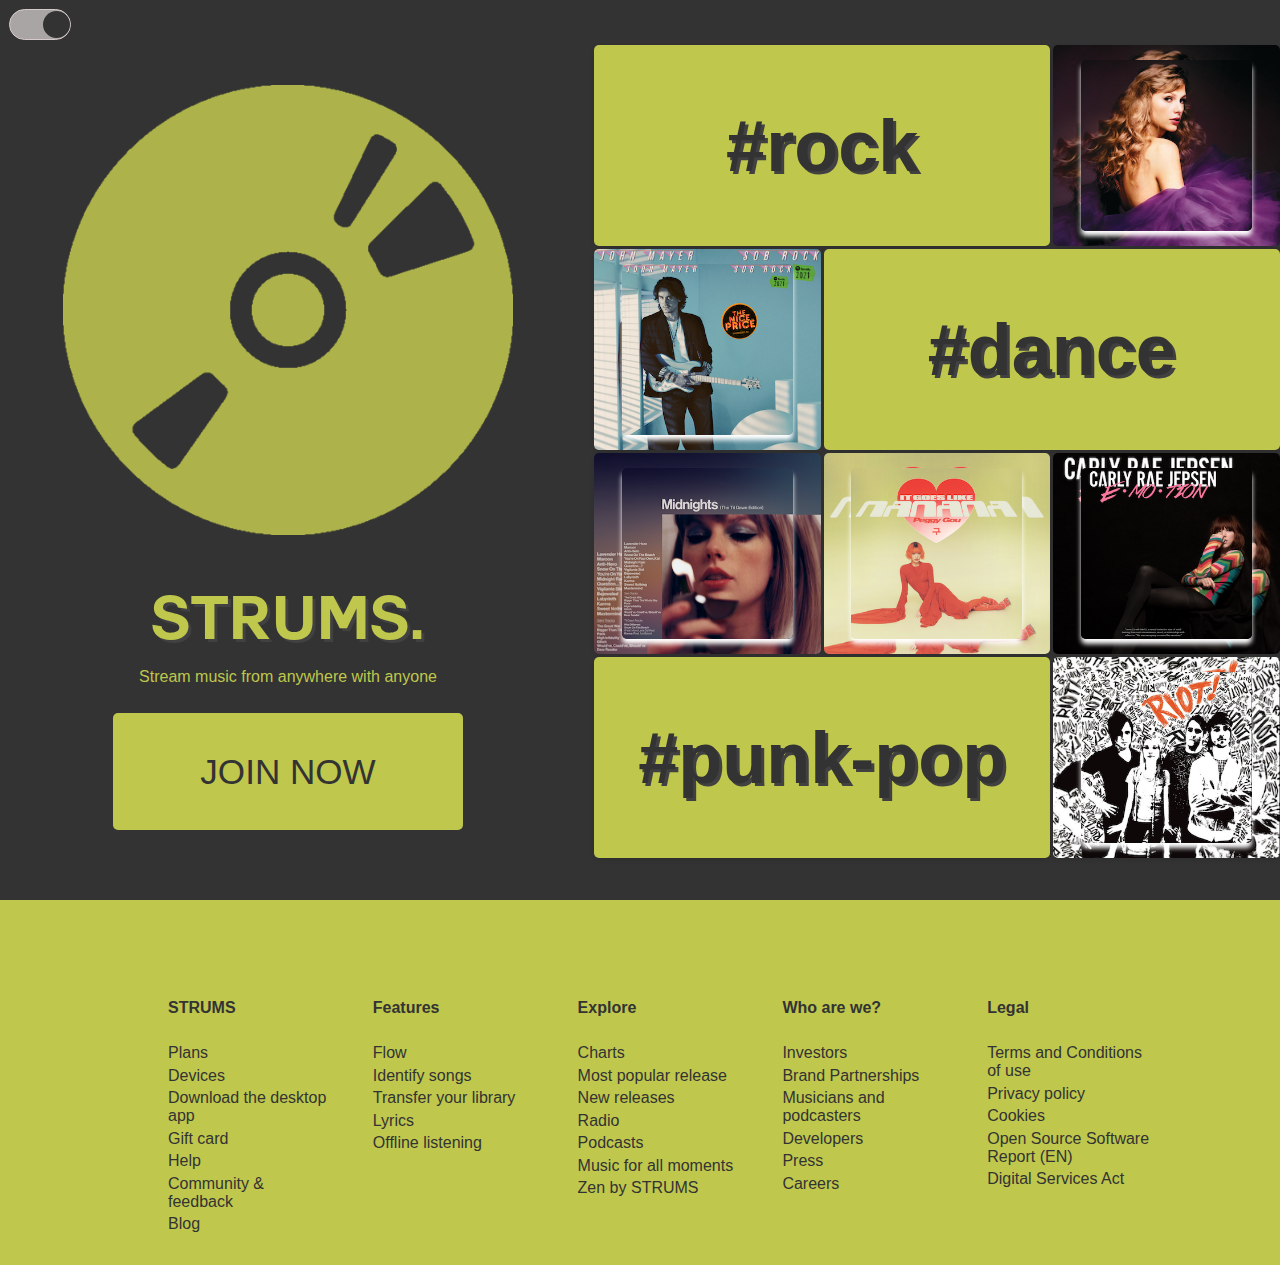
<file: index.html>
<!DOCTYPE html>
<html lang="en">
<head>
    <meta charset="UTF-8">
    <meta name="viewport" content="width=device-width, initial-scale=1.0">
    <meta name="description" content="A landing page of Strums: web-based application for music lover.">
    <link rel="stylesheet" href="./index/index.css">
    <title>STRUMS</title>
</head>
<body>
    <div class="landing-page">
        <header>
            <div class="wrapper-left">
                <div id="switch-mode" class="">
                    <!-- <input id="check" type="checkbox"> -->
                    <div id="toggle-span" class="slider"></div>
                </div>
            </div>
            <picture>
                <source id ="app-logo-source" media="(max-width:600px)" srcset="./assets/index/cd-black-lower.png">
                <img id="app-logo" class="app-logo" src="./assets/index/cd-black.png" alt="a spinning black music disc" />
            </picture>    
            <h1>STRUMS.</h1>
            <p>Stream music from anywhere with anyone</p>
            <nav class="navbar">
                <a href="./form.html">JOIN NOW</a>
            </nav>
        </header>
        <main>
            <section class="menubar">
                <div id="grid-block-1" class="grid-rectangle">
                    <h2>#rock</h2>
                </div>
                <div id="grid-block-2" class="grid-square" >
                    <figure id="figure-block-2" class="auto-center">
                        <img src="./assets/index/artcover/rock-0.png" alt="a woman in black and pink background"/>
                    </figure>
                </div>
                <div id="grid-block-3" class="grid-square">
                    <figure class="auto-center">
                        <img src="./assets/index/artcover/rock-1.png" alt="a guy with guitar in blue wall background"/>
                    </figure>
                </div>
                <div id="grid-block-4" class="grid-rectangle"><h2>#dance</h2></div>
                <div id="grid-block-5" class="grid-square">
                    <figure class="auto-center">
                        <img src="./assets/index/artcover/dance-0.png" alt="a pretty woman lighting up matches" />
                    </figure>
                </div>
                <div id="grid-block-6" class="grid-square">
                    <figure class="auto-center">
                        <img src="./assets/index/artcover/dance-1.png" alt="a woman laying in yellow background"/>
                    </figure>
                </div>
                <div id="grid-block-7" class="grid-square">
                    <figure class="auto-center">
                        <img src="./assets/index/artcover/dance-2.png" alt="a woman sitting in black background"/>
                    </figure>
                </div>
                <div id="grid-block-8" class="grid-rectangle"><h2>#punk-pop</h2></div>
                <div id="grid-block-9" class="grid-square">
                    <figure id="figure-block-2" class="auto-center">
                        <img src="./assets/index/artcover/punk-0.png" alt="four people in abstract background that has word riot all over the place" />
                    </figure>
                </div>

                <!-- <div id="grid-block-1"> -->
                    <!-- <button>sign in </button> -->
            
                <!-- <div id="grid-block-4">4</div> -->
                <!-- <div id="grid-block-2"></div> -->
                <!-- <div id="grid-block-3">
                    <div class="login-form">
                        <h2>Login</h2>
                        <form>
                            <input type="text" placeholder="Username" required>
                            <input type="password" placeholder="Password" required>
                            <button type="submit">Submit</button>
                        </form>
                    </div>
                </div> -->
                <!-- <div id="grid-block-4">4</div> -->
                
                <!-- <div id="grid-block-5">5</div>
                <div id="grid-block-6">6</div>
                <div id="grid-block-7">7</div> -->
            </section>
        </main>
        <!-- <h1>TEST</h1> -->
        <footer class="footer">
                <article class="footer-navbar grid-col-5">
                    <ul class="nav-main">
                        <li class="nav-main-item title">
                            <a class="nav-main-link" id="footer-link-offers" href="#" target="_self">
                                STRUMS </a>
                        </li>
                        <li class="nav-main-item visible">
                            <a class="nav-main-link" id="footer-link-offers" href="#" target="_self">
                                Plans </a>
                        </li>
                        <li class="nav-main-item visible">
                            <a class="nav-main-link" id="footer-link-devices" href="#" target="_self">
                                Devices </a>
                        </li>
                        <li class="nav-main-item visible">
                            <a class="nav-main-link" id="footer-link-download" href="#" target="_self">
                                Download the desktop app </a>
                        </li>
                        <li class="nav-main-item visible">
                            <a class="nav-main-link" id="footer-link-gift" href="#" target="_self">
                                Gift card </a>
                        </li>
                        <li class="nav-main-item visible">
                            <a class="nav-main-link" id="footer-link-support" href="#" target="_self">
                                Help </a>
                        </li>
                        <li class="nav-main-item visible">
                            <a class="nav-main-link" id="footer-link-community" href="#" target="_self">
                                Community & feedback </a>
                        </li>
                        <li class="nav-main-item visible">
                            <a class="nav-main-link" id="footer-link-blog" href="#" target="_self">
                                Blog </a>
                        </li>
                    </ul>
                    <ul class="nav-main">
                        <li class="nav-main-item title">
                            <a class="nav-main-link" id="footer-link-features" href="#">Features
                            </a>
                        </li>
                        <li class="nav-main-item visible">
                            <a class="nav-main-link" id="footer-link-flow" href="#" target="_self">
                                Flow </a>
                        </li>
                        <li class="nav-main-item visible">
                            <a class="nav-main-link" id="footer-link-songcatcher" href="#" target="_self">
                                Identify songs </a>
                        </li>
                        <li class="nav-main-item visible">
                            <a class="nav-main-link" id="footer-link-tune_my_music" href="#" target="_self">
                                Transfer your library </a>
                        </li>
                        <li class="nav-main-item visible">
                            <a class="nav-main-link" id="footer-link-lyrics" href="#" target="_self">
                                Lyrics </a>
                        </li>
                        <li class="nav-main-item visible">
                            <a class="nav-main-link" id="footer-link-offline" href="#" target="_self">
                                Offline listening </a>
                        </li>
                    </ul>
                    <ul class="nav-main">
                        <li class="nav-main-item title">
                            <a class="nav-main-link" id="footer-link-explore" href="#">Explore </a>
                        </li>
                        <li class="nav-main-item visible">
                            <a class="nav-main-link" id="footer-link-charts" href="#" target="_self">
                                Charts </a>
                        </li>
                        <li class="nav-main-item visible">
                            <a class="nav-main-link" id="footer-link-popular" href="#" target="_self">
                                Most popular release </a>
                        </li>
                        <li class="nav-main-item visible">
                            <a class="nav-main-link" id="footer-link-new" href="#" target="_self">
                                New releases </a>
                        </li>
                        <li class="nav-main-item visible">
                            <a class="nav-main-link" id="footer-link-radios" href="#" target="_self">
                                Radio </a>
                        </li>
                        <li class="nav-main-item visible">
                            <a class="nav-main-link" id="footer-link-podcasts" href="#" target="_self">
                                Podcasts </a>
                        </li>
                        <li class="nav-main-item visible">
                            <a class="nav-main-link" id="footer-link-moments" href="#" target="_self">
                                Music for all moments </a>
                        </li>
                        <li class="nav-main-item visible">
                            <a class="nav-main-link" id="footer-link-zen" href="#" target="_self">
                                Zen by STRUMS </a>
                        </li>
                    </ul>
                    <ul class="nav-main">
                        <li class="nav-main-item title">
                            <p class="nav-main-link">Who are we?</p>
                        </li>
                        <li class="nav-main-item visible">
                            <a class="nav-main-link" id="footer-link-investors" href="#" target="_self">
                                Investors </a>
                        </li>
                        <li class="nav-main-item visible">
                            <a class="nav-main-link" id="footer-link-brand_partnerships" href="#" target="_self">
                                Brand Partnerships </a>
                        </li>
                        <li class="nav-main-item visible">
                            <a class="nav-main-link" id="footer-link-label_artists" href="#" target="_self">
                                Musicians and podcasters </a>
                        </li>
                        <li class="nav-main-item visible">
                            <a class="nav-main-link" id="footer-link-developers" href="#" target="_self">
                                Developers </a>
                        </li>
                        <li class="nav-main-item visible">
                            <a class="nav-main-link" id="footer-link-press" href="#" target="_self">
                                Press </a>
                        </li>
                        <li class="nav-main-item visible">
                            <a class="nav-main-link" id="footer-link-jobs" href="#" target="_self">
                                Careers </a>
                        </li>
                    </ul>
                    <ul class="nav-main">
                        <li class="nav-main-item title">
                            <a class="nav-main-link" id="footer-link-legal" href="#">Legal </a>
                        </li>
                        <li class="nav-main-item visible">
                            <a class="nav-main-link" id="footer-link-cgu" href="#" target="_self">
                                Terms and Conditions of use </a>
                        </li>
                        <li class="nav-main-item visible">
                            <a class="nav-main-link" id="footer-link-personal-datas" href="#" target="_self">
                                Privacy policy </a>
                        </li>
                        <li class="nav-main-item visible">
                            <a class="nav-main-link" id="footer-link-cookie-preference" target="_self">
                                Cookies </a>
                        </li>
                        <li class="nav-main-item visible">
                            <a class="nav-main-link" id="footer-link-open-source-sofware-report" href="#" target="_self">
                                Open Source Software Report (EN) </a>
                        </li>
                        <li class="nav-main-item visible">
                            <a class="nav-main-link" id="footer-link-digital-services-act" href="#" target="_self">
                                Digital Services Act </a>
                        </li>
                    </ul>
                </article>
        </footer>
    </div>
    <script src="./index/index.js"></script>
</body>
</html>
</file>
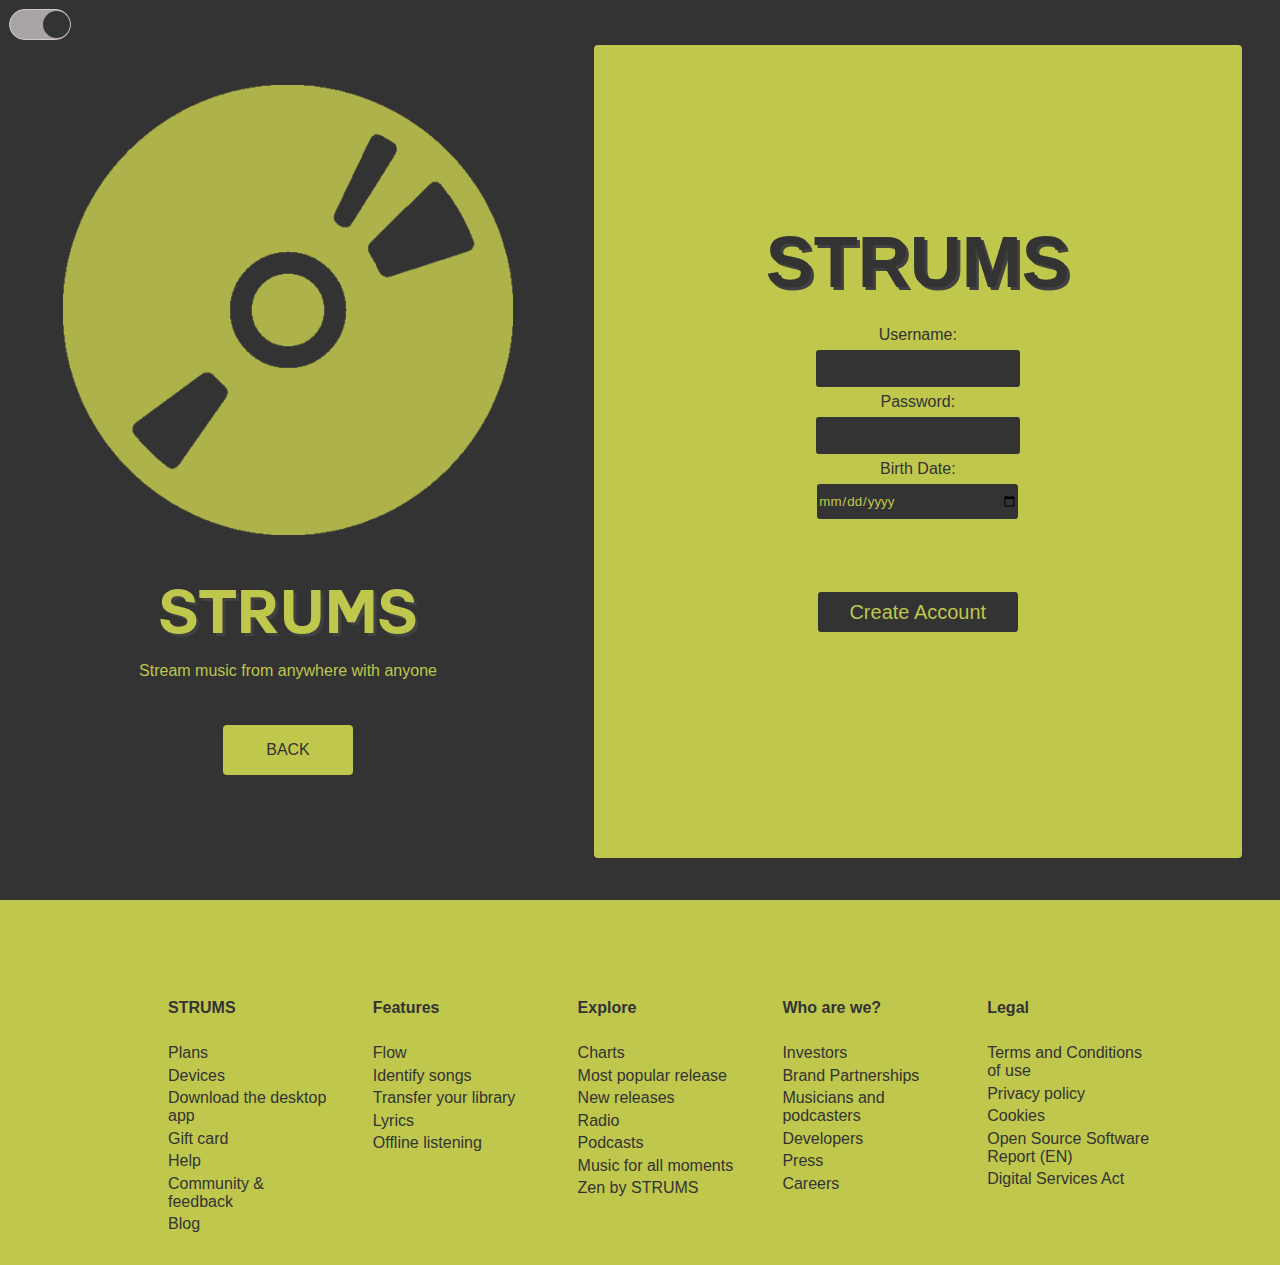
<file: form.html>
<!DOCTYPE html>
<html lang="en">
<head>
    <meta charset="UTF-8">
    <meta name="viewport" content="width=device-width, initial-scale=1.0">
    <meta name="description" content="A landing page of Strums: web-based application for music lover.">
    <link rel="stylesheet" href="./form/form.css">
    <title>Document</title>
</head>
<body>
    <div class="landing-page">
        <header>
            <div class="wrapper-left">
                <div id="switch-mode" class="">
                    <!-- <input id="check" type="checkbox"> -->
                    <div id="toggle-span" class="slider"></div>
                </div>
            </div>
            <picture>
                <source id ="app-logo-source" media="(max-width:600px)" srcset="./assets/index/cd-black-lower.png">
                <img id="app-logo" class="app-logo" src="./assets/index/cd-black.png" alt="a spinning black music disc" />
            </picture>    
            <h1>STRUMS</h1>
            <p>Stream music from anywhere with anyone</p>
            <nav class="navbar">
                <a href="./index.html">BACK</a>
            </nav>
        </header>
        <main>
            <section class="formbar">
                <div id="grid-block-1" class="grid-rectangle wrapper-center">
                    <h2>STRUMS</h2>
                    <form id="form" class="wrapper-center">
                        <label for="birthday">Username:</label>
                        <input type="text" id="form-username"  placeholder=" " required>
                        <label for="birthday">Password:</label>
                        <input type="password" id="form-password"  placeholder=" " required>
                        <label for="birthday">Birth Date:</label>
                        <input type="date" id="birthday" name="birthday">
                        <button type="submit">Create Account</button>
                    </form>
                </div>
            </section>
        </main>
        <footer class="footer">
            <article class="footer-navbar grid-col-5">
                <ul class="nav-main">
                    <li class="nav-main-item title">
                        <a class="nav-main-link" id="footer-link-offers" href="#" target="_self">
                            STRUMS </a>
                    </li>
                    <li class="nav-main-item visible">
                        <a class="nav-main-link" id="footer-link-offers" href="#" target="_self">
                            Plans </a>
                    </li>
                    <li class="nav-main-item visible">
                        <a class="nav-main-link" id="footer-link-devices" href="#" target="_self">
                            Devices </a>
                    </li>
                    <li class="nav-main-item visible">
                        <a class="nav-main-link" id="footer-link-download" href="#" target="_self">
                            Download the desktop app </a>
                    </li>
                    <li class="nav-main-item visible">
                        <a class="nav-main-link" id="footer-link-gift" href="#" target="_self">
                            Gift card </a>
                    </li>
                    <li class="nav-main-item visible">
                        <a class="nav-main-link" id="footer-link-support" href="#" target="_self">
                            Help </a>
                    </li>
                    <li class="nav-main-item visible">
                        <a class="nav-main-link" id="footer-link-community" href="#" target="_self">
                            Community & feedback </a>
                    </li>
                    <li class="nav-main-item visible">
                        <a class="nav-main-link" id="footer-link-blog" href="#" target="_self">
                            Blog </a>
                    </li>
                </ul>
                <ul class="nav-main">
                    <li class="nav-main-item title">
                        <a class="nav-main-link" id="footer-link-features" href="#">Features
                        </a>
                    </li>
                    <li class="nav-main-item visible">
                        <a class="nav-main-link" id="footer-link-flow" href="#" target="_self">
                            Flow </a>
                    </li>
                    <li class="nav-main-item visible">
                        <a class="nav-main-link" id="footer-link-songcatcher" href="#" target="_self">
                            Identify songs </a>
                    </li>
                    <li class="nav-main-item visible">
                        <a class="nav-main-link" id="footer-link-tune_my_music" href="#" target="_self">
                            Transfer your library </a>
                    </li>
                    <li class="nav-main-item visible">
                        <a class="nav-main-link" id="footer-link-lyrics" href="#" target="_self">
                            Lyrics </a>
                    </li>
                    <li class="nav-main-item visible">
                        <a class="nav-main-link" id="footer-link-offline" href="#" target="_self">
                            Offline listening </a>
                    </li>
                </ul>
                <ul class="nav-main">
                    <li class="nav-main-item title">
                        <a class="nav-main-link" id="footer-link-explore" href="#">Explore </a>
                    </li>
                    <li class="nav-main-item visible">
                        <a class="nav-main-link" id="footer-link-charts" href="#" target="_self">
                            Charts </a>
                    </li>
                    <li class="nav-main-item visible">
                        <a class="nav-main-link" id="footer-link-popular" href="#" target="_self">
                            Most popular release </a>
                    </li>
                    <li class="nav-main-item visible">
                        <a class="nav-main-link" id="footer-link-new" href="#" target="_self">
                            New releases </a>
                    </li>
                    <li class="nav-main-item visible">
                        <a class="nav-main-link" id="footer-link-radios" href="#" target="_self">
                            Radio </a>
                    </li>
                    <li class="nav-main-item visible">
                        <a class="nav-main-link" id="footer-link-podcasts" href="#" target="_self">
                            Podcasts </a>
                    </li>
                    <li class="nav-main-item visible">
                        <a class="nav-main-link" id="footer-link-moments" href="#" target="_self">
                            Music for all moments </a>
                    </li>
                    <li class="nav-main-item visible">
                        <a class="nav-main-link" id="footer-link-zen" href="#" target="_self">
                            Zen by STRUMS </a>
                    </li>
                </ul>
                <ul class="nav-main">
                    <li class="nav-main-item title">
                        <p class="nav-main-link">Who are we?</p>
                    </li>
                    <li class="nav-main-item visible">
                        <a class="nav-main-link" id="footer-link-investors" href="#" target="_self">
                            Investors </a>
                    </li>
                    <li class="nav-main-item visible">
                        <a class="nav-main-link" id="footer-link-brand_partnerships" href="#" target="_self">
                            Brand Partnerships </a>
                    </li>
                    <li class="nav-main-item visible">
                        <a class="nav-main-link" id="footer-link-label_artists" href="#" target="_self">
                            Musicians and podcasters </a>
                    </li>
                    <li class="nav-main-item visible">
                        <a class="nav-main-link" id="footer-link-developers" href="#" target="_self">
                            Developers </a>
                    </li>
                    <li class="nav-main-item visible">
                        <a class="nav-main-link" id="footer-link-press" href="#" target="_self">
                            Press </a>
                    </li>
                    <li class="nav-main-item visible">
                        <a class="nav-main-link" id="footer-link-jobs" href="#" target="_self">
                            Careers </a>
                    </li>
                </ul>
                <ul class="nav-main">
                    <li class="nav-main-item title">
                        <a class="nav-main-link" id="footer-link-legal" href="#">Legal </a>
                    </li>
                    <li class="nav-main-item visible">
                        <a class="nav-main-link" id="footer-link-cgu" href="#" target="_self">
                            Terms and Conditions of use </a>
                    </li>
                    <li class="nav-main-item visible">
                        <a class="nav-main-link" id="footer-link-personal-datas" href="#" target="_self">
                            Privacy policy </a>
                    </li>
                    <li class="nav-main-item visible">
                        <a class="nav-main-link" id="footer-link-cookie-preference" target="_self">
                            Cookies </a>
                    </li>
                    <li class="nav-main-item visible">
                        <a class="nav-main-link" id="footer-link-open-source-sofware-report" href="#" target="_self">
                            Open Source Software Report (EN) </a>
                    </li>
                    <li class="nav-main-item visible">
                        <a class="nav-main-link" id="footer-link-digital-services-act" href="#" target="_self">
                            Digital Services Act </a>
                    </li>
                </ul>
            </article>
        </footer>
    </div>
    <script src="./form/form.js"></script>
</body>
</html>
</file>
<file: index/index.css>
/* @font-face {
    font-family: 'MyWebFonts';
    src: url('../assets/index/GlitchDemoRegular-2Oave.ttf') format('truetype');
} */
:root {
    --dark-mode: 0;
    --bg-color: #bfc74d;
    --text-font-color: #333;
    /* --banner-bg-color: #FADA5E */
    --banner-font-color: #bfc74d;
    /* --banner-font-color: #f8f9fa; */
    --banner-bg-color: #333;
}
@font-face {
    font-family: space-font;
    src: url("../assets/myfont.otf") ;
}

@font-face {
    font-family: space-font;
    font-weight: bold;
    src: url("../assets/myfont.otf") ;
}
* {
    font-family: 'Garamond', sans-serif;
    margin: 0;
    color: var(--text-font-color);
    transition: 0.3s;
}
body{
    background-color: var(--bg-color);
}
h1{
    font-family: 'space-font', sans-serif;
    font-size: 60px;
    text-shadow: 3px 3px #424141;
}

.landing-page{
    display: grid;
    grid-template-columns: 45vw 55vw;
    transition: 1s;
}
.auto-center{
    display: flex;
    align-items: center;
}

/* header section */
.wrapper-left {
    display: flex;
    justify-content: start;
    width: 100%;
}
#switch-mode{
    display: flex;
    align-items: center;
    background-color: #a9a5a5;
    width: 60px;
    height: 29px;
    border-radius: 20px;
    border: solid 0.5px rgb(215, 202, 202);
}
#toggle-span{
    border-radius: 50%;
    background-color: #333;
    width: 27px;
    height: 27px;
    cursor: pointer;
}
/* .slider {
    position: absolute;
    cursor: pointer;
    top: 0;
    left: 0;
    right: 0;
    bottom: 0;
    background-color: #353333;
    transition: 0.4s;
    border-radius: 34px;
} */

/* .slider:before {
    position: absolute;
    content: "";
    height: 26px;
    width: 26px;
    left: 4px;
    bottom: 4px;
    background-color: white;
    transition: 0.4s;
    border-radius: 50%;
} */

/* input:checked+.slider {
    background-color: #bfc74d;
} */

/* input:checked+.slider:before {
    transform: translateX(26px);
} */


.landing-page > header {
    /* background-color: yellow; */
    padding: 1vh;
    display: flex;
    flex-direction: column;
    align-items: center;
}
.landing-page > header > p {
    margin-top: 6px;
}
picture > img {
    margin-top: 5vh;
    margin-bottom: 5vh;
}
.app-logo {
    height: 50vh;
    pointer-events: none;
    filter: contrast(65%);
    /* background-color: blueviolet; */
}
@media (prefers-reduced-motion: no-preference) {
    .app-logo {
        animation: App-logo-spin infinite 20s linear;
    }
}
@keyframes App-logo-spin {
    from {
        transform: rotate(0deg);
    }
    to {
        transform: rotate(360deg);
    }
}

.navbar {
    background-color: var(--banner-bg-color);
    width: 350px;
    height: 13vh;
    display: flex;
    align-items: center;
    justify-content: center;
    margin: 3vh;
    border-radius: 5px;

}
.navbar a {
    color: var(--banner-font-color);
    text-decoration: none;
    font-size: 3.9vh;
}

/* main section */
@media only screen and (max-width:109vh){
    .landing-page{
        grid-template-columns: 1fr;
    }
        
}

.landing-page>main {
    /* background-color: #eeeded; */
    height: 100vh;
    display: flex;
    flex-direction: column;
}
.menubar {
    display: grid;
    grid-template-columns: 1fr 1fr 1fr;
    grid-template-rows: repeat(8, 11vh);
    grid-gap: 3px;
    padding-top: 5vh;
    padding-left: 2vh;
    transition: 1s;
}
@media only screen and (max-width:120vh) and (min-width:109vh) {
    .menubar {
        display: grid;
        grid-template-columns: 1fr;
        /* background-color: #d1d36d; */
        grid-template-rows: repeat(9, 20vh);
    }
    .menubar > div {
        grid-column: span 1;
        grid-row: span 1;
    }
        main {
            margin-bottom: 100vh;
        }
 
}
@media only screen and (max-width:600px) {
    .menubar {
            display: grid;
            grid-template-columns: 1fr;
            /* background-color: #363620; */
            grid-template-rows: repeat(9, 20vh);
        } 
    .menubar>div {
        grid-column: span 1;
        grid-row: span 1;
    }
    .app-logo{
        height: 30vh;
    }
    main {
        margin-bottom: 100vh;
    }
        /* .grid-col-5 {
            display: grid;
            grid-template-columns: auto;
        } */
   
}

figure > img {
    /* width: 100%; */
    height: 19vh;
    width: 19vh;
    border-radius: 5px;
    box-shadow: 0px 5px 5px rgb(255, 255, 255);
}

.menubar > div {
    display: flex;
    justify-content: center;
    /* border: solid 1px; */
    border-radius: 5px;
    box-shadow: 0 2px 5px rgba(0, 0, 0, 0.1);
    /* align-items: center; */
}

.menubar > div > img {
    width: 100%;
    height: 100%;
}

.grid-square {
    grid-column: span 1;
    grid-row: span 2;
}
.grid-rectangle{
    grid-column: span 2;
    grid-row: span 2;
    display: flex;
    justify-content: center;
    align-items: center;
    background-color: var(--banner-bg-color);
    transition: 2s;
    
}
.grid-rectangle > h2 {
    font-size: 8vh;
    color: var(--banner-font-color);
    text-shadow: 3px 3px #424141;
    
}
.grid-rectangle:hover > h2{
    font-size: 10vh;
}


#grid-block-2{
    background-image: url('../assets/index/artcover/rock-0.png');
    background-size: cover;
}
#grid-block-3 {
    background-image: url('../assets/index/artcover/rock-1.png');
    background-size: cover;
}
#grid-block-5 {
    background-image: url('../assets/index/artcover/dance-0.png');
    background-size: cover;
}
#grid-block-6 {
    background-image: url('../assets/index/artcover/dance-1.png');
    background-size: cover;
}
#grid-block-7 {
    background-image: url('../assets/index/artcover/dance-2.png');
    background-size: cover;
}
#grid-block-9 {
    background-image: url('../assets/index/artcover/punk-0.png');
    background-size: cover;
}

.footer{
    width: 100vw;
    display: flex;
    justify-content: center;
    background-color: var(--banner-bg-color);
    color: var(--banner-font-color)
}

.footer-navbar{
    width: 80vw;
    margin-top: 8vh;
    margin-bottom: 3vh;
}


li {
    list-style-type: none;
    margin-block:0.5vh;
}
.nav-main-link {
    text-decoration: none;
    color: var(--banner-font-color)
}

.title{
    font-weight: bold;
    margin-block: 3vh;
} 
.grid-col-5{
    display: grid;
    grid-template-columns: repeat(auto-fit, minmax(200px, 1fr));
}
</file>
<file: form/form.css>
/* @font-face {
    font-family: 'MyWebFonts';
    src: url('../assets/index/GlitchDemoRegular-2Oave.ttf') format('truetype');
} */
:root {
    --dark-mode: 0;
    --bg-color: #bfc74d;
    --text-font-color: #333;
    /* --banner-bg-color: #FADA5E */
    --banner-font-color: #bfc74d;
    /* --banner-font-color: #f8f9fa; */
    --banner-bg-color: #333;
}
@font-face {
    font-family: space-font;
    src: url("../assets/myfont.otf") ;
}

@font-face {
    font-family: space-font;
    font-weight: bold;
    src: url("../assets/myfont.otf") ;
}
* {
    font-family: 'Garamond', sans-serif;
    margin: 0;
    color: var(--text-font-color);
    transition: 0.3s;
}
body{
    background-color: var(--bg-color);
}
h1{
    font-family: 'space-font', sans-serif;
    font-size: 60px;
    text-shadow: 3px 3px #424141;
}

.landing-page{
    display: grid;
    grid-template-columns: 45vw 55vw;
    transition: 1s;
}
.auto-center{
    display: flex;
    align-items: center;
}

/* header section */
.wrapper-left {
    display: flex;
    justify-content: start;
    width: 100%;
}
.wrapper-center {
    display: flex;
    flex-direction: column;
    justify-content: start;
    align-items: center;
    width: 100%;
}
#switch-mode{
    display: flex;
    align-items: center;
    background-color: #a9a5a5;
    width: 60px;
    height: 29px;
    border-radius: 20px;
    border: solid 0.5px rgb(215, 202, 202);
}
#toggle-span{
    border-radius: 50%;
    background-color: #333;
    width: 27px;
    height: 27px;
    cursor: pointer;
}
.landing-page > header {
    /* background-color: yellow; */
    padding: 1vh;
    display: flex;
    flex-direction: column;
    align-items: center;
}
.landing-page > header > p {
    margin-top: 6px;
}
picture > img {
    margin-top: 5vh;
    margin-bottom: 5vh;
}
.app-logo {
    height: 50vh;
    pointer-events: none;
    filter: contrast(65%);
    /* background-color: blueviolet; */
}
@media (prefers-reduced-motion: no-preference) {
    .app-logo {
        animation: App-logo-spin infinite 20s linear;
    }
}
@keyframes App-logo-spin {
    from {
        transform: rotate(0deg);
    }
    to {
        transform: rotate(360deg);
    }
}

.navbar {
    background-color: var(--banner-bg-color);
    width: 130px;
    height: 50px;
    display: flex;
    align-items: center;
    justify-content: center;
    margin: 5vh;
    border-radius: 4px;
}
.navbar a {
    color: var(--banner-font-color);
    text-decoration: none;
}

/* main section */
@media only screen and (max-width:109vh){
    .landing-page{
        grid-template-columns: 1fr;
    }
        
}
.landing-page>main {
    /* background-color: #eeeded; */
    height: 100vh;
    display: flex;
    flex-direction: column;
    padding-right: 3vw;
}
.formbar {
    display: grid;
    grid-template-columns: 1fr;
    grid-template-rows: repeat(8, 11vh);
    grid-gap: 3px;
    padding-top: 5vh;
    padding-left: 2vh;
}
@media only screen and (max-width:120vh) and (min-width:109vh) {
    .formbar {
        display: grid;
        grid-template-columns: 1fr;
        /* background-color: #d1d36d; */
        grid-template-rows: repeat(9, 20vh);
    }
    .formbar > div {
        grid-column: span 1;
        grid-row: span 1;
    }
        main {
            margin-bottom: 70vh;
        }
 
}
@media only screen and (max-width:600px) {
    .formbar {
            display: grid;
            grid-template-columns: 1fr;
            /* background-color: #d1d36d; */
            /* grid-template-rows: repeat(9, 20vh); */
        } 
    .formbar>div {
        grid-column: 1fr;
        /* grid-row: span 1; */
    }
    .app-logo{
        height: 30vh;
    }
    #grid-block-1 {
        grid-row: span 3;
    }
        main {
            margin-bottom: 30vh;
        }
}




.grid-rectangle{
    grid-column: span 2;
    grid-row: span 2;
    display: flex;
    justify-content: center;
    align-items: center;
    background-color: var(--banner-bg-color);
    border-radius: 4px;
    
}
.grid-rectangle > h2 {
    font-size: 8vh;
    margin: 20px;
    color: var(--banner-font-color);
    text-shadow: 3px 3px #424141;
    
}
#grid-block-1{
    grid-column: span 2;
    grid-row: 1 / span 8;
}
#form > * {
    margin: 3px;
    color: var(--banner-font-color)
}
#form > button {
    border: none;
    width: 200px;
    height: 40px;
    margin: 70px;
    background-color: var(--bg-color);
    color: var(--text-font-color);
    cursor: pointer;
    font-size: 20px;
    border-radius: 3px;
}
 #form > input {
    border: none;
    height: 35px;
    width: 200px;
    background-color: var(--bg-color);
    color: var(--text-font-color);
    border-radius: 3px;
    /* color: black; */
}


.footer {
    width: 100vw;
    display: flex;
    justify-content: center;
    background-color: var(--banner-bg-color);
    color: var(--banner-font-color)
}

.footer-navbar {
    width: 80vw;
    margin-top: 8vh;
    margin-bottom: 3vh;
}


li {
    list-style-type: none;
    margin-block: 0.5vh;
}

.nav-main-link {
    text-decoration: none;
    color: var(--banner-font-color)
}

.title {
    font-weight: bold;
    margin-block: 3vh;
}

.grid-col-5 {
    display: grid;
    grid-template-columns: repeat(auto-fit, minmax(200px, 1fr));
}
</file>
